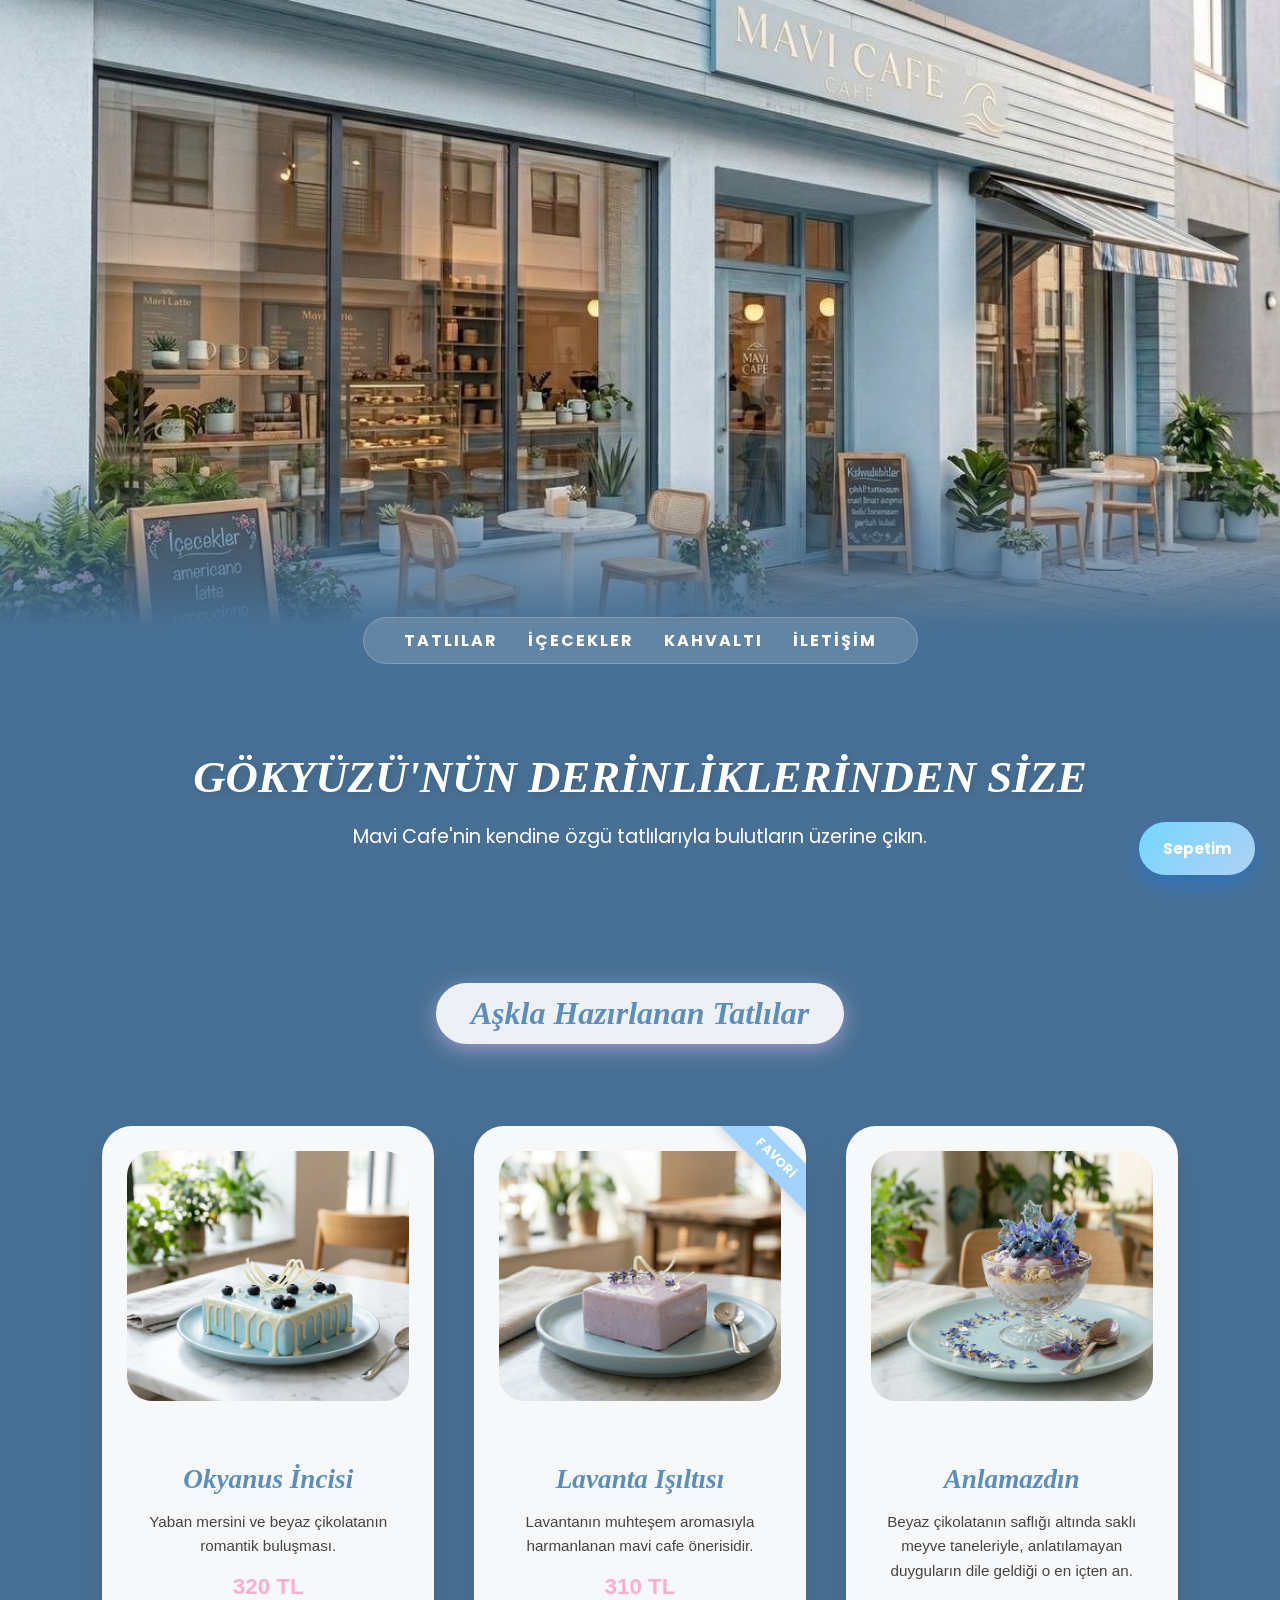
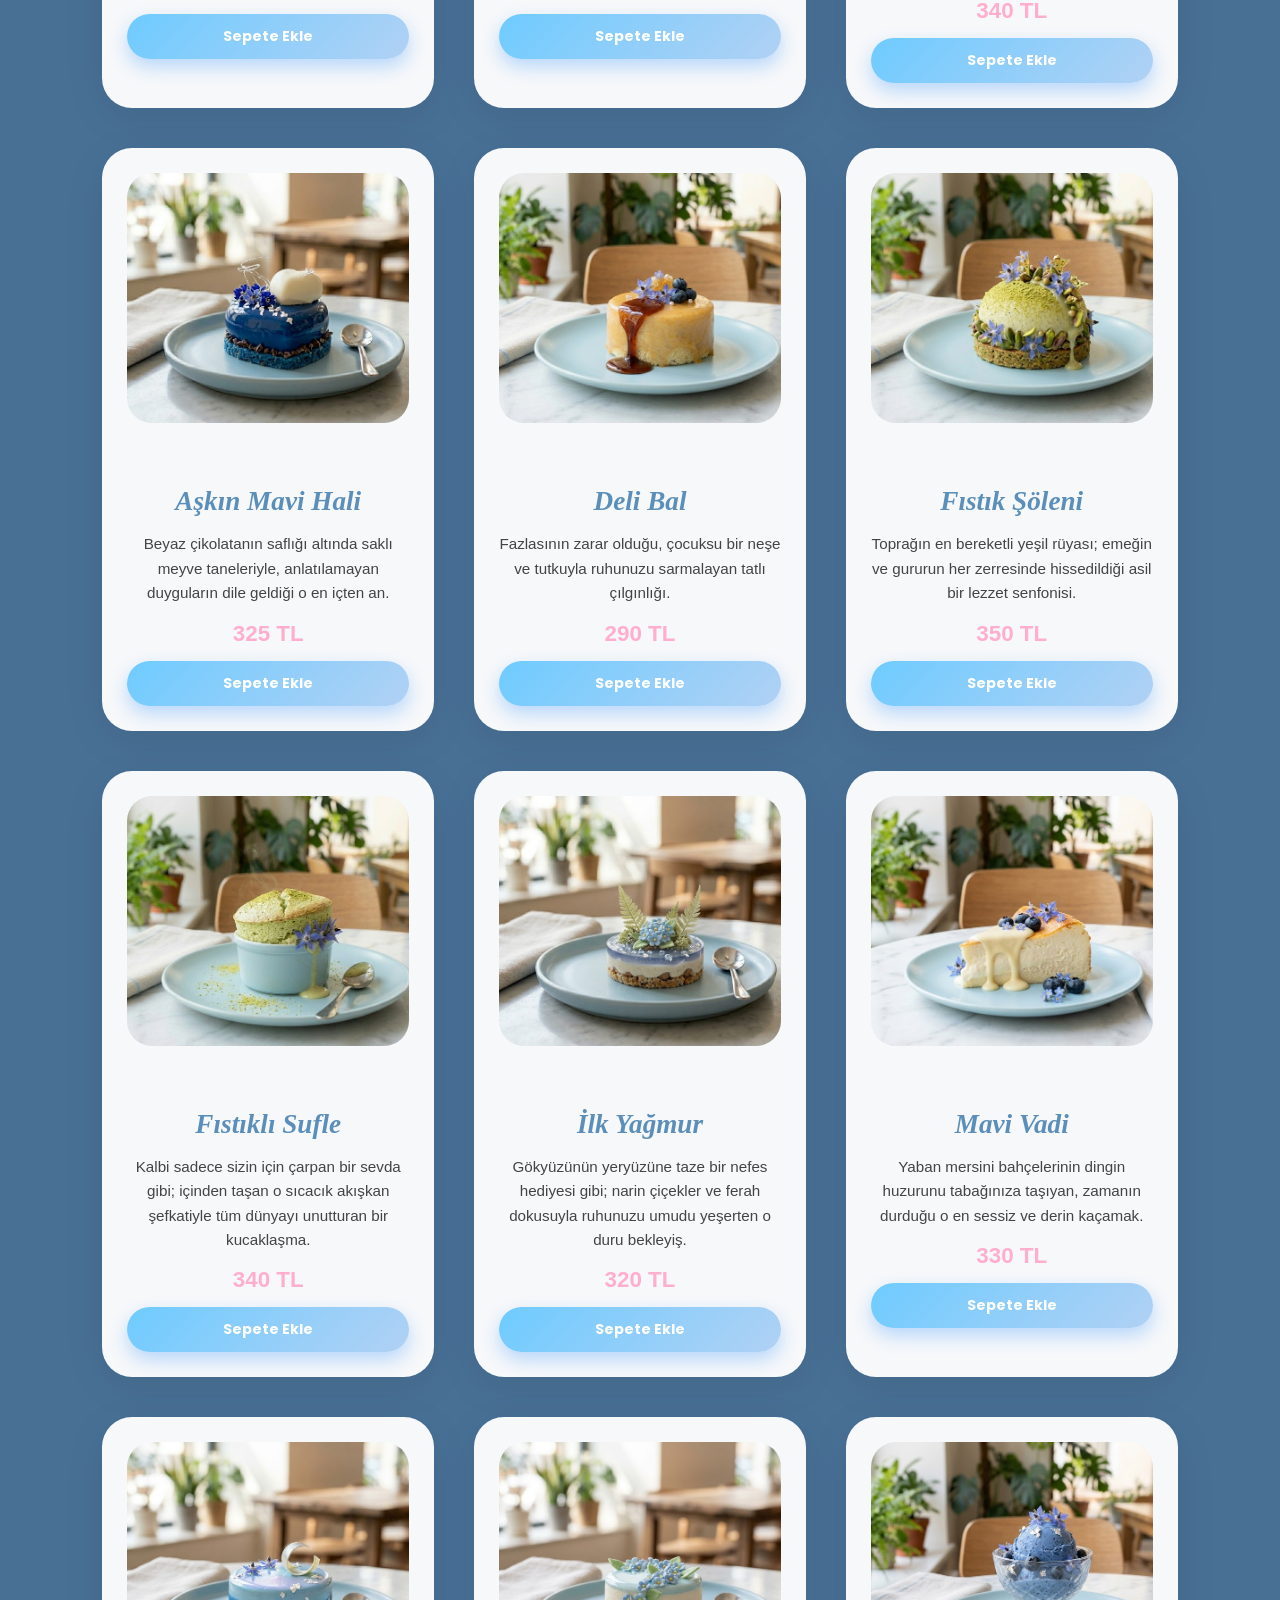
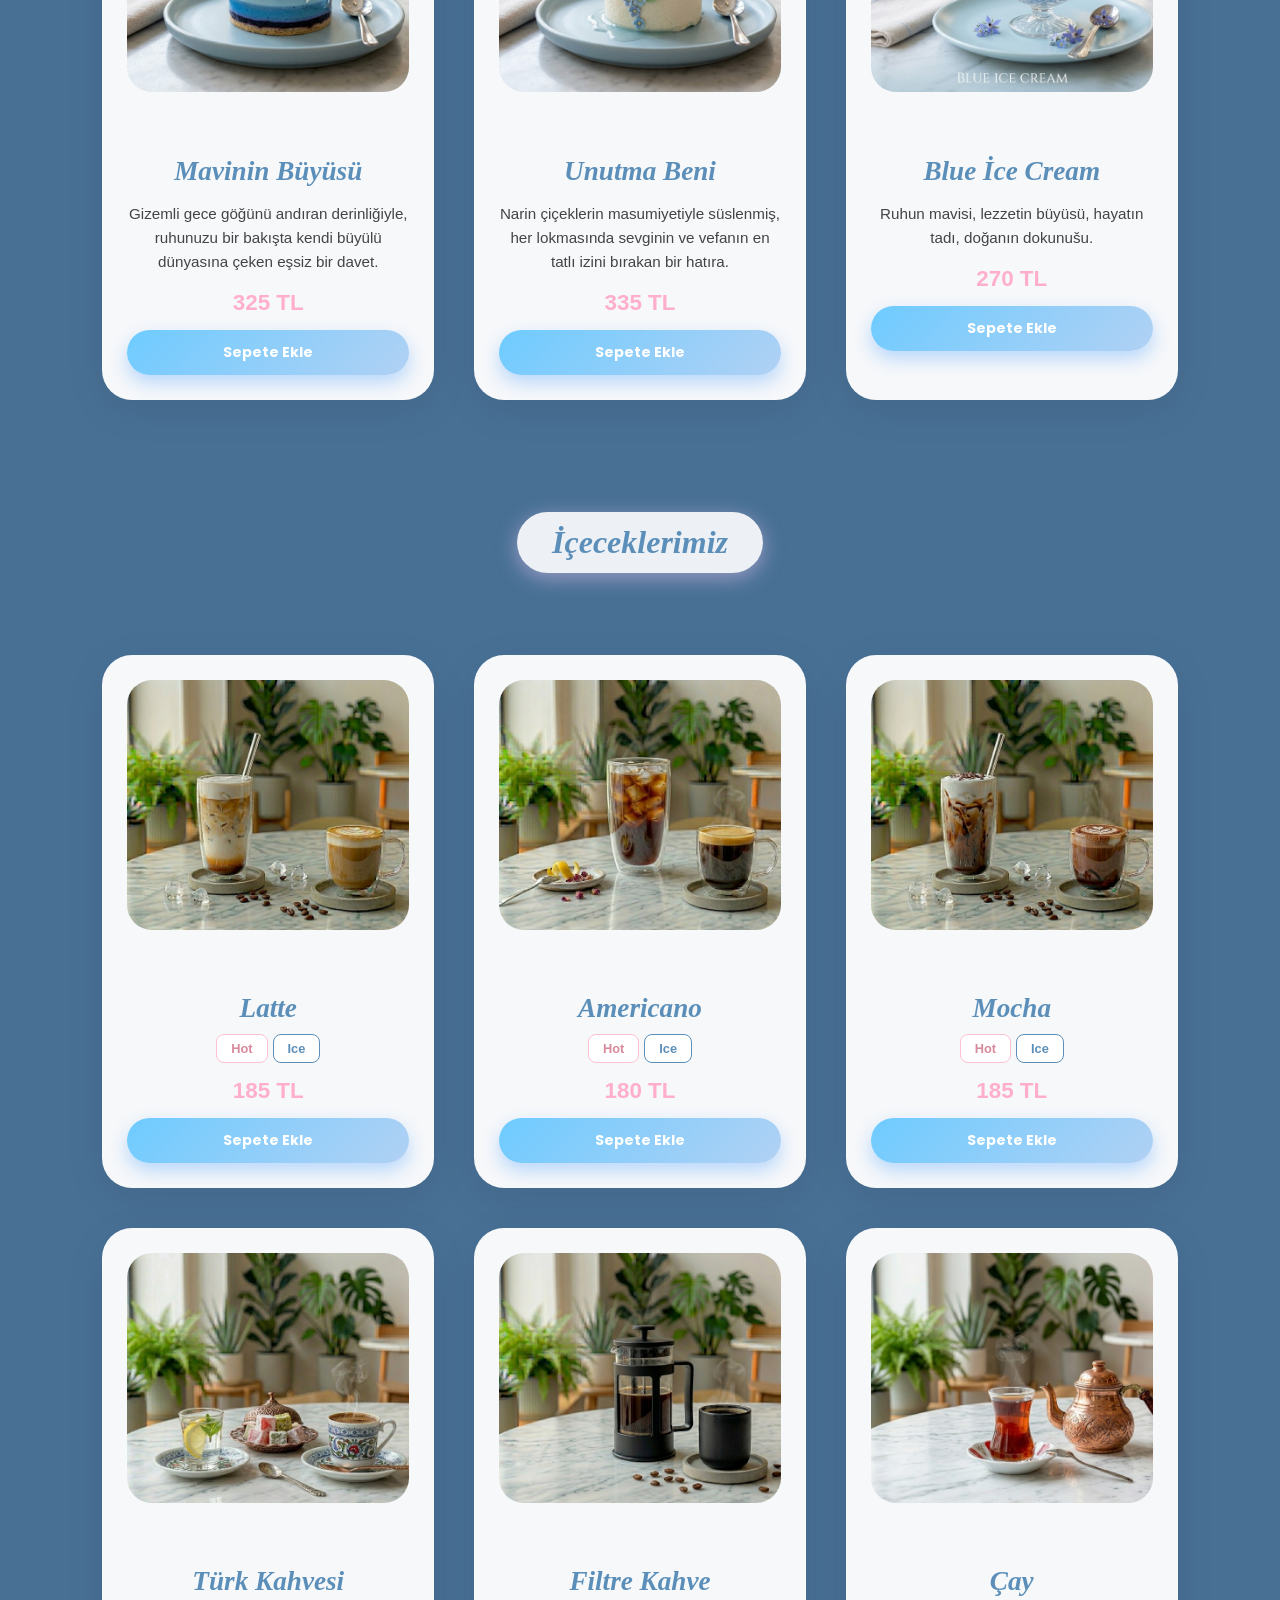
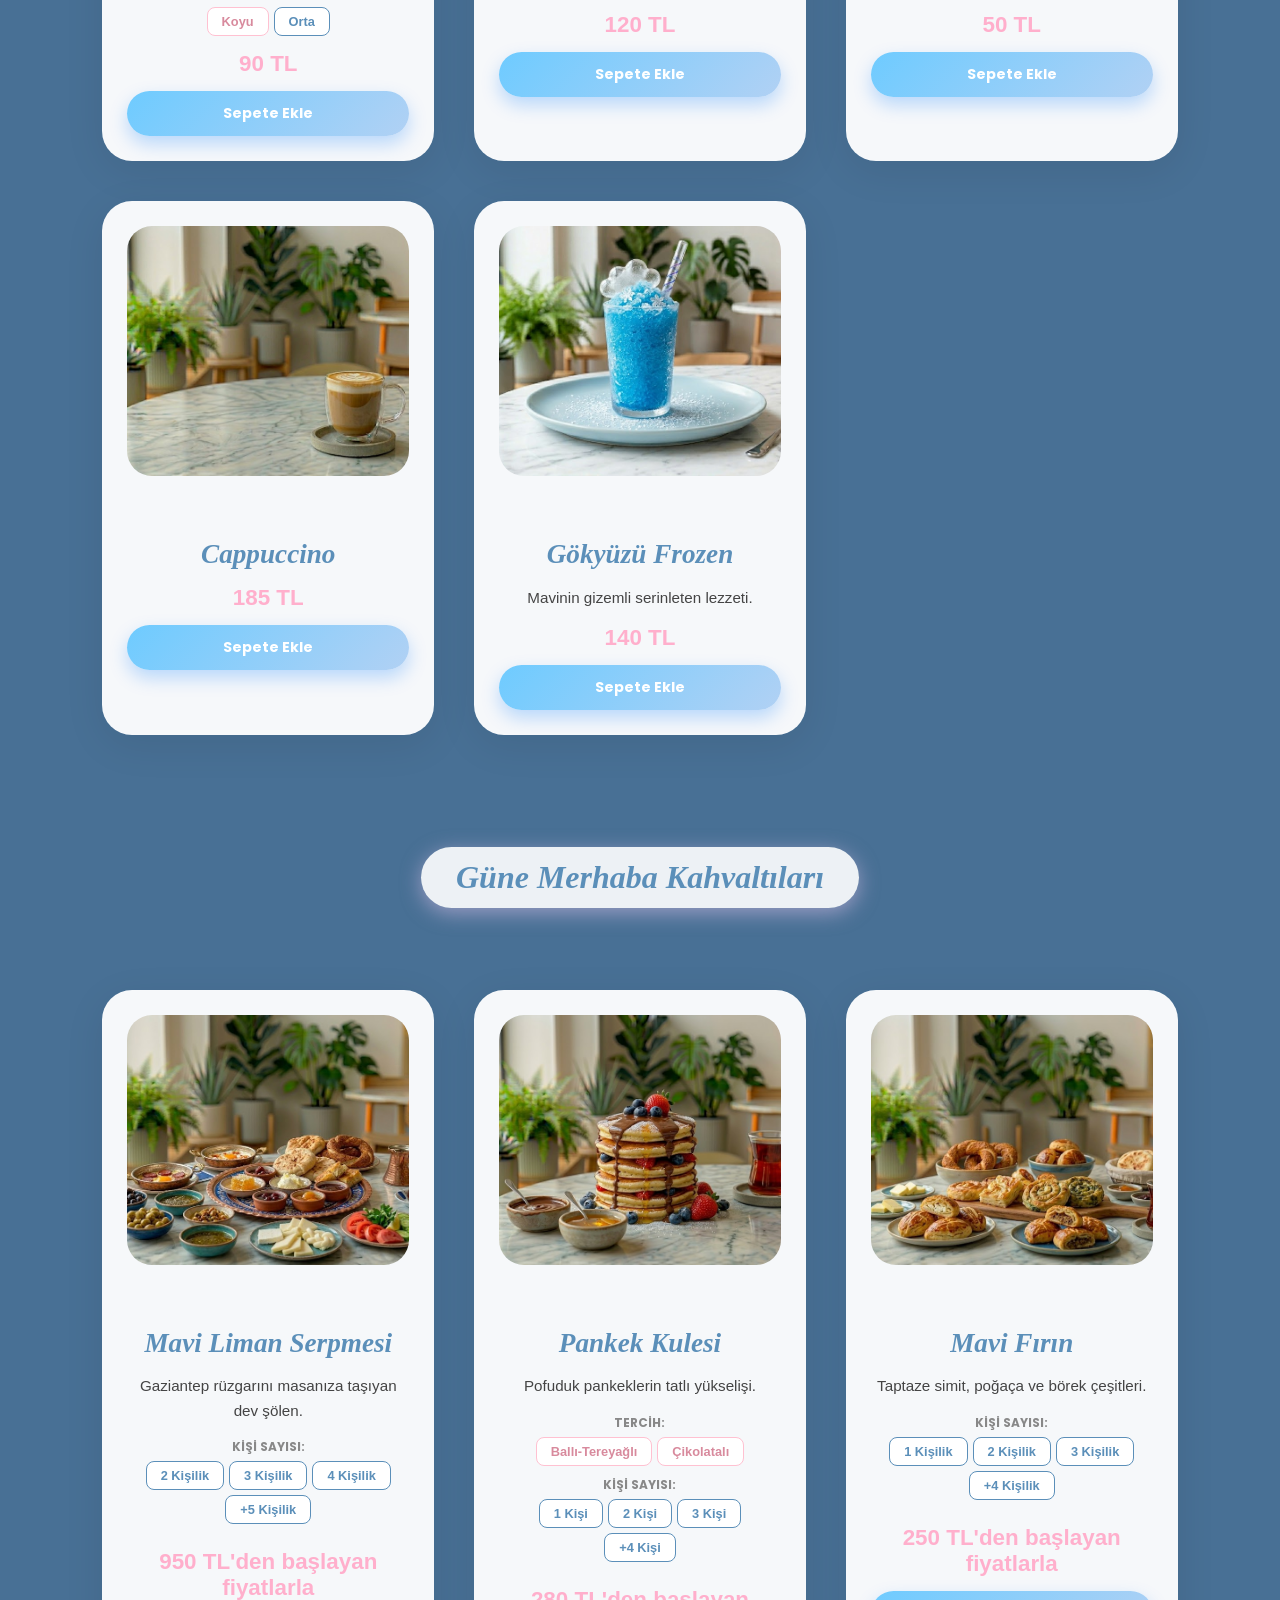
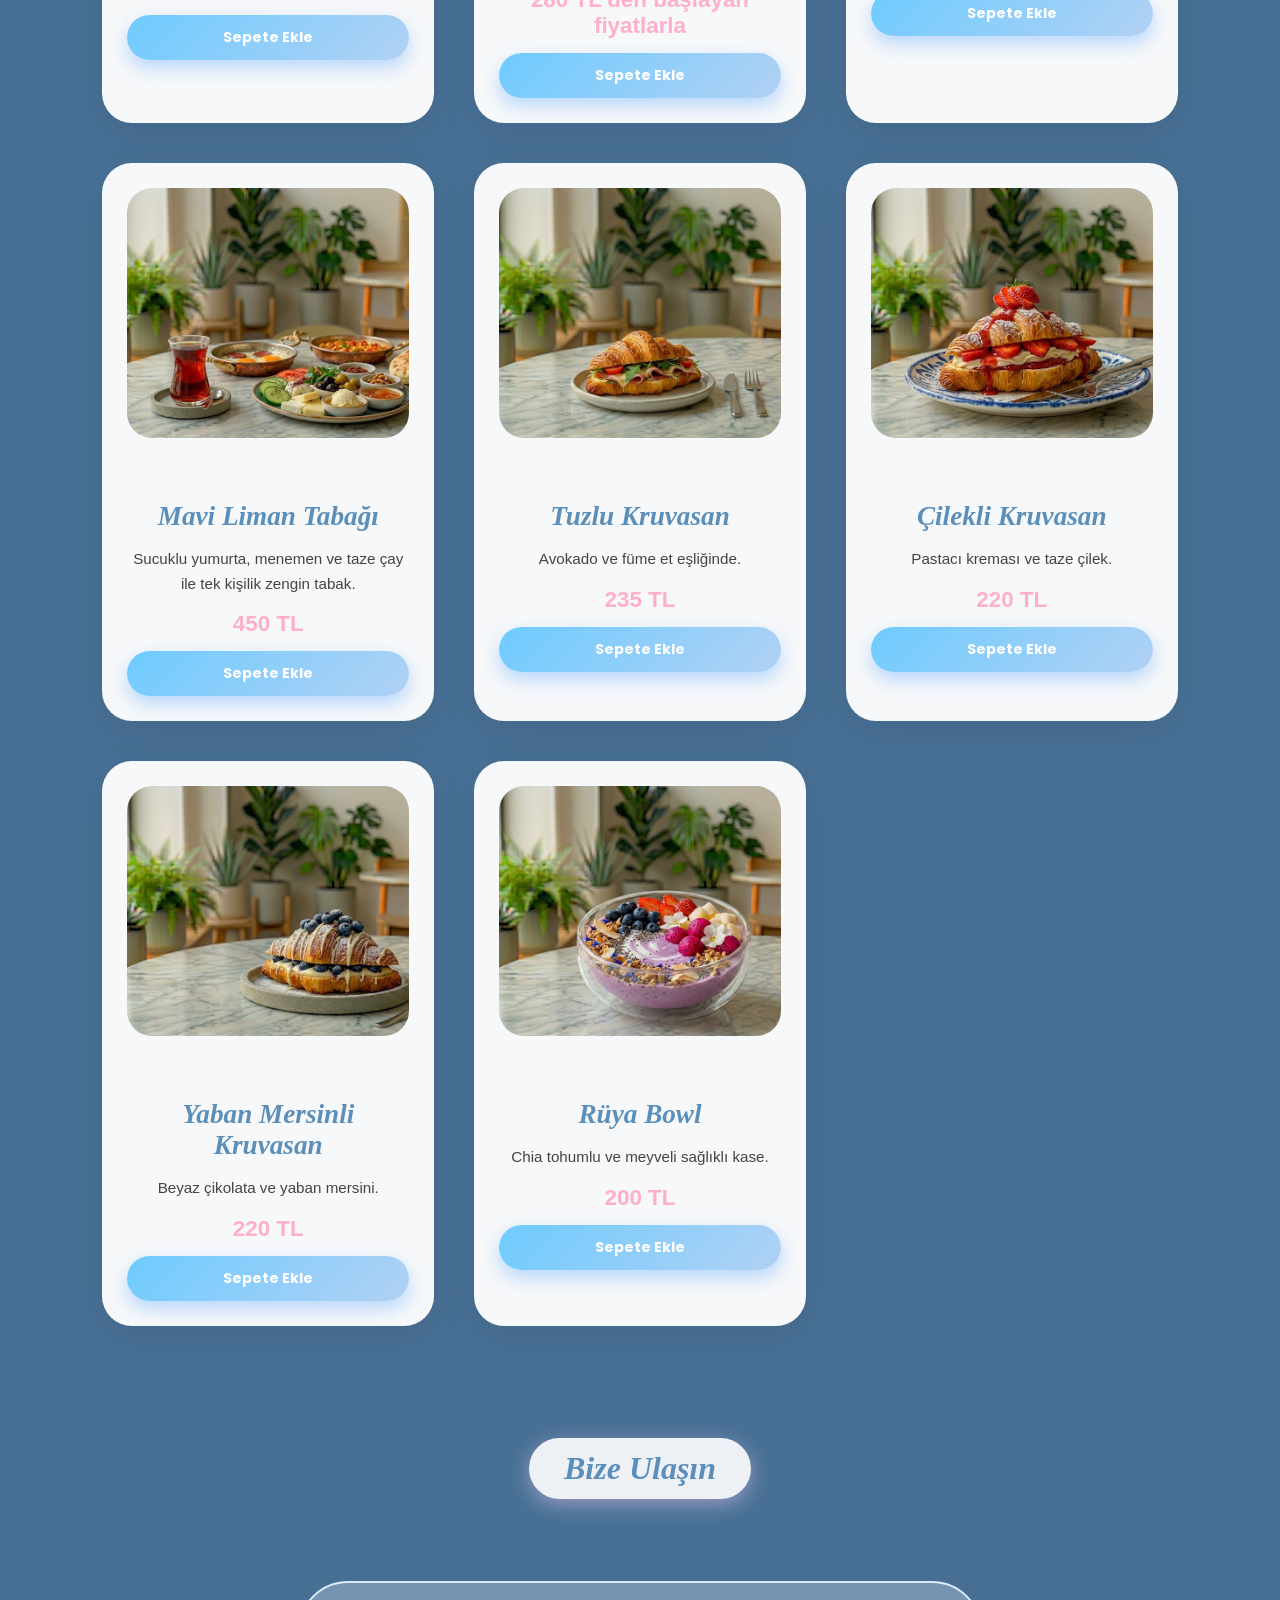
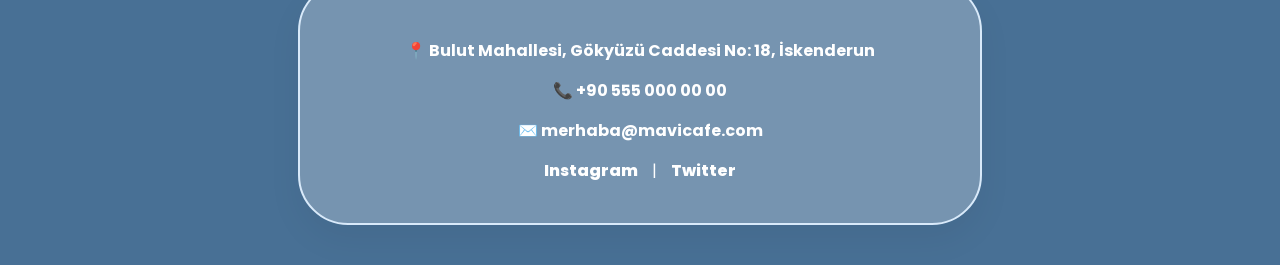
<file: index.html>
<!DOCTYPE html>
<html lang="tr">
<head>
    <meta charset="UTF-8">
    <meta name="viewport" content="width=device-width, initial-scale=1.0">
    <title>Mavi Cafe | Bir Yudum Aşk</title>
    <link rel="stylesheet" href="style.css">
    <link href="https://fonts.googleapis.com/css2?family=Playball&family=Quicksand:wght@600&family=Poppins:wght@400;700&display=swap" rel="stylesheet">
</head>
<body>

    <div class="hero-foto-alan">
        <img src="resim/discafe.jpg" alt="Mavi Cafe Dış Görünüm" class="tam-ekran-foto">
    </div>

    <header>
        <nav>
            <a href="#tatlilar">Tatlılar</a>
            <a href="#icecekler">İçecekler</a>
            <a href="#kahvalti">Kahvaltı</a>
            <a href="#iletisim">İletişim</a>
        </nav>
    </header>

    <section class="hero">
        <h2 id="adminKapisi">GÖKYÜZÜ'NÜN DERİNLİKLERİNDEN SİZE</h2>
        <p class="slogan-alt">Mavi Cafe'nin kendine özgü tatlılarıyla bulutların üzerine çıkın.</p>
    </section>

    <section id="tatlilar" class="container">
        <div class="category-header">
            <h3 class="section-title">Aşkla Hazırlanan Tatlılar</h3>
        </div>
        <div class="menu-grid">
            <div class="card">
                <img src="tatlilar/okyanus incisi.jpg" alt="Okyanus İncisi" class="menu-resim">
                <h4>Okyanus İncisi</h4>
                <p>Yaban mersini ve beyaz çikolatanın romantik buluşması.</p>
                <span class="price">320 TL</span>
                <button class="sepete-ekle" onclick="sepeteEkle('Okyanus İncisi', 320, this)">Sepete Ekle</button>
            </div>

            <div class="card">
                <span class="badge">Favori</span> 
                <img src="tatlilar/lavanta isiltisi.jpg" alt="Lavanta Işıltısı" class="menu-resim">
                <h4>Lavanta Işıltısı</h4>
                <p>Lavantanın muhteşem aromasıyla harmanlanan mavi cafe önerisidir.</p>
                <span class="price">310 TL</span>
                <button class="sepete-ekle" onclick="sepeteEkle('Lavanta Işıltısı', 310, this)">Sepete Ekle</button>
            </div>

            <div class="card">
                <img src="tatlilar/anlamazdin.jpg" alt="anlamazdin" class="menu-resim">
                <h4>Anlamazdın</h4>
                <p>Beyaz çikolatanın saflığı altında saklı meyve taneleriyle, anlatılamayan duyguların dile geldiği o en içten an.</p>
                <span class="price">340 TL</span>
                <button class="sepete-ekle" onclick="sepeteEkle('Anlamazdın', 340, this)">Sepete Ekle</button>
            </div>

            <div class="card">
                <img src="tatlilar/askin mavi hali.jpg" alt="askin mavi hali" class="menu-resim">
                <h4>Aşkın Mavi Hali</h4>
                <p>Beyaz çikolatanın saflığı altında saklı meyve taneleriyle, anlatılamayan duyguların dile geldiği o en içten an.</p>
                <span class="price">325 TL</span>
                <button class="sepete-ekle" onclick="sepeteEkle('Aşkın Mavi Hali', 325, this)">Sepete Ekle</button>
            </div>

            <div class="card">
                <img src="tatlilar/deli bal.jpg" alt="delibal" class="menu-resim">
                <h4>Deli Bal</h4>
                <p>Fazlasının zarar olduğu, çocuksu bir neşe ve tutkuyla ruhunuzu sarmalayan tatlı çılgınlığı.</p>
                <span class="price">290 TL</span>
                <button class="sepete-ekle" onclick="sepeteEkle('Deli Bal', 290, this)">Sepete Ekle</button>
            </div>

            <div class="card">
                <img src="tatlilar/fistik soleni.jpg" alt="fistik soleni" class="menu-resim">
                <h4>Fıstık Şöleni</h4>
                <p>Toprağın en bereketli yeşil rüyası; emeğin ve gururun her zerresinde hissedildiği asil bir lezzet senfonisi.</p>
                <span class="price">350 TL</span>
                <button class="sepete-ekle" onclick="sepeteEkle('Fıstık Şöleni', 350, this)">Sepete Ekle</button>
            </div>

            <div class="card">
                <img src="tatlilar/fistikli sufle.jpg" alt="fistikli sufle" class="menu-resim">
                <h4>Fıstıklı Sufle</h4>
                <p>Kalbi sadece sizin için çarpan bir sevda gibi; içinden taşan o sıcacık akışkan şefkatiyle tüm dünyayı unutturan bir kucaklaşma.</p>
                <span class="price">340 TL</span>
                <button class="sepete-ekle" onclick="sepeteEkle('Fıstıklı Sufle', 340, this)">Sepete Ekle</button>
            </div>

            <div class="card">
                <img src="tatlilar/ilk yagmur.jpg" alt="ilk yagmur" class="menu-resim">
                <h4>İlk Yağmur</h4>
                <p>Gökyüzünün yeryüzüne taze bir nefes hediyesi gibi; narin çiçekler ve ferah dokusuyla ruhunuzu umudu yeşerten o duru bekleyiş.</p>
                <span class="price">320 TL</span>
                <button class="sepete-ekle" onclick="sepeteEkle('İlk Yağmur', 320, this)">Sepete Ekle</button>
            </div>

            <div class="card">
                <img src="tatlilar/mavi vadi.jpg" alt="mavi vadi" class="menu-resim">
                <h4>Mavi Vadi</h4>
                <p>Yaban mersini bahçelerinin dingin huzurunu tabağınıza taşıyan, zamanın durduğu o en sessiz ve derin kaçamak.</p>
                <span class="price">330 TL</span>
                <button class="sepete-ekle" onclick="sepeteEkle('Mavi Vadi', 330, this)">Sepete Ekle</button>
            </div>

            <div class="card">
                <img src="tatlilar/mavinin buyusu.jpg" alt="mavinin buyusu" class="menu-resim">
                <h4>Mavinin Büyüsü</h4>
                <p>Gizemli gece göğünü andıran derinliğiyle, ruhunuzu bir bakışta kendi büyülü dünyasına çeken eşsiz bir davet.</p>
                <span class="price">325 TL</span>
                <button class="sepete-ekle" onclick="sepeteEkle('Mavinin Büyüsü', 325, this)">Sepete Ekle</button>
            </div>

            <div class="card">
                <img src="tatlilar/unutma beni.jpg" alt="unutma beni" class="menu-resim">
                <h4>Unutma Beni</h4>
                <p>Narin çiçeklerin masumiyetiyle süslenmiş, her lokmasında sevginin ve vefanın en tatlı izini bırakan bir hatıra.</p>
                <span class="price">335 TL</span>
                <button class="sepete-ekle" onclick="sepeteEkle('Unutma Beni', 335, this)">Sepete Ekle</button>
            </div>

            <div class="card">
                <img src="tatlilar/mavinin dondurması.jpg" alt="mavinin dondurması" class="menu-resim">
                <h4>Blue İce Cream</h4>
                <p>Ruhun mavisi, lezzetin büyüsü, hayatın tadı, doğanın dokunušu.</p>
                <span class="price">270 TL</span>
                <button class="sepete-ekle" onclick="sepeteEkle('Blue Ice Cream', 270, this)">Sepete Ekle</button>
            </div>
        </div>
    </section>

    <section id="icecekler" class="container">
        <div class="category-header">
            <h3 class="section-title">İçeceklerimiz</h3>
        </div>
        <div class="menu-grid">
            <div class="card">
                <img src="icecekler/latte.jpg" alt="latte" class="menu-resim">
                <h4>Latte</h4>
                <div class="secenek-butonlari">
                    <button type="button" class="btn-hot" onclick="secimYap(this)">Hot</button>
                    <button type="button" class="btn-ice" onclick="secimYap(this)">Ice</button>
                </div>
                <span class="price">185 TL</span>
                <button class="sepete-ekle" onclick="sepeteEkle('Latte', 185, this)">Sepete Ekle</button>
            </div>

            <div class="card">
                <img src="icecekler/americano.jpg" alt="Americano" class="menu-resim">
                <h4>Americano</h4>
                <div class="secenek-butonlari">
                    <button type="button" class="btn-hot" onclick="secimYap(this)">Hot</button>
                    <button type="button" class="btn-ice" onclick="secimYap(this)">Ice</button>
                </div>
                <span class="price">180 TL</span>
                <button class="sepete-ekle" onclick="sepeteEkle('Americano', 180, this)">Sepete Ekle</button>
            </div>

            <div class="card">
                <img src="icecekler/mocha.jpg" alt="mocha" class="menu-resim">
                <h4>Mocha</h4>
                <div class="secenek-butonlari">
                    <button type="button" class="btn-hot" onclick="secimYap(this)">Hot</button>
                    <button type="button" class="btn-ice" onclick="secimYap(this)">Ice</button>
                </div>
                <span class="price">185 TL</span>
                <button class="sepete-ekle" onclick="sepeteEkle('Mocha', 185, this)">Sepete Ekle</button>
            </div>

            <div class="card">
                <img src="icecekler/turk_kahvesi.jpg" alt="turk_kahvesi" class="menu-resim">
                <h4>Türk Kahvesi</h4>
                <div class="secenek-butonlari">
                    <button type="button" class="btn-hot" onclick="secimYap(this)">Koyu</button>
                    <button type="button" class="btn-ice" onclick="secimYap(this)">Orta</button>
                </div>
                <span class="price">90 TL</span>
                <button class="sepete-ekle" onclick="sepeteEkle('Türk Kahvesi', 90, this)">Sepete Ekle</button>
            </div>

            <div class="card">
                <img src="icecekler/filtre_kahve.jpg" alt="filtre_kahve" class="menu-resim">
                <h4>Filtre Kahve</h4>
                <span class="price">120 TL</span>
                <button class="sepete-ekle" onclick="sepeteEkle('Filtre Kahve', 120, this)">Sepete Ekle</button>
            </div>

            <div class="card">
                <img src="icecekler/cay.jpg" alt="cay" class="menu-resim">
                <h4>Çay</h4>
                <span class="price">50 TL</span>
                <button class="sepete-ekle" onclick="sepeteEkle('Çay', 50, this)">Sepete Ekle</button>
            </div>

            <div class="card">
                <img src="icecekler/cappuccino.jpg" alt="cappuccino" class="menu-resim">
                <h4>Cappuccino</h4>
                <span class="price">185 TL</span>
                <button class="sepete-ekle" onclick="sepeteEkle('Cappuccino', 185, this)">Sepete Ekle</button>
            </div>

            <div class="card">
                <img src="icecekler/gokyuzu_frozen.jpg" alt="gokyuzu_frozen" class="menu-resim">
                <h4>Gökyüzü Frozen</h4>
                <p>Mavinin gizemli serinleten lezzeti.</p>
                <span class="price">140 TL</span>
                <button class="sepete-ekle" onclick="sepeteEkle('Gökyüzü Frozen', 140, this)">Sepete Ekle</button>
            </div>
        </div>
    </section>

    <section id="kahvalti" class="container">
        <div class="category-header">
            <h3 class="section-title">Güne Merhaba Kahvaltıları</h3>
        </div>
        <div class="menu-grid">
            <div class="card" data-baz-fiyat="475">
                <img src="kahvalti/serpme.jpg" alt="Mavi Liman Serpmesi" class="menu-resim">
                <h4>Mavi Liman Serpmesi</h4>
                <p>Gaziantep rüzgarını masanıza taşıyan dev şölen.</p>
                <div class="secenekler-grup">
                    <span>Kişi Sayısı:</span>
                    <div class="secenek-butonlari">
                        <button type="button" class="btn-secenek" onclick="secimYap(this)" data-carpan="2">2 Kişilik</button>
                        <button type="button" class="btn-secenek" onclick="secimYap(this)" data-carpan="3">3 Kişilik</button>
                        <button type="button" class="btn-secenek" onclick="secimYap(this)" data-carpan="4">4 Kişilik</button>
                        <button type="button" class="btn-secenek" onclick="secimYap(this)" data-carpan="5">+5 Kişilik</button>
                    </div>
                </div>
                <span class="price">950 TL'den başlayan fiyatlarla</span>
                <button class="sepete-ekle" onclick="sepeteEkle('Mavi Liman Serpmesi', 950, this)">Sepete Ekle</button>
            </div>

            <div class="card" data-baz-fiyat="280">
                <img src="kahvalti/pankek.jpg" alt="Pankek Kulesi" class="menu-resim">
                <h4>Pankek Kulesi</h4>
                <p>Pofuduk pankeklerin tatlı yükselişi.</p>
                <div class="secenekler-grup">
                    <span>Tercih:</span>
                    <div class="secenek-butonlari">
                        <button type="button" class="btn-hot" onclick="secimYap(this)">Ballı-Tereyağlı</button>
                        <button type="button" class="btn-hot" onclick="secimYap(this)">Çikolatalı</button>
                    </div>
                    <span>Kişi Sayısı:</span>
                    <div class="secenek-butonlari">
                        <button type="button" class="btn-secenek" onclick="secimYap(this)" data-carpan="1">1 Kişi</button>
                        <button type="button" class="btn-secenek" onclick="secimYap(this)" data-carpan="2">2 Kişi</button>
                        <button type="button" class="btn-secenek" onclick="secimYap(this)" data-carpan="3">3 Kişi</button>
                        <button type="button" class="btn-secenek" onclick="secimYap(this)" data-carpan="4">+4 Kişi</button>
                    </div>
                </div>
                <span class="price">280 TL'den başlayan fiyatlarla</span>
                <button class="sepete-ekle" onclick="sepeteEkle('Pankek Kulesi', 280, this)">Sepete Ekle</button>
            </div>

            <div class="card" data-baz-fiyat="250">
                <img src="kahvalti/firin.jpg" alt="Mavi Fırın" class="menu-resim">
                <h4>Mavi Fırın</h4>
                <p>Taptaze simit, poğaça ve börek çeşitleri.</p>
                <div class="secenekler-grup">
                    <span>Kişi Sayısı:</span>
                    <div class="secenek-butonlari">
                        <button type="button" class="btn-secenek" onclick="secimYap(this)" data-carpan="1">1 Kişilik</button>
                        <button type="button" class="btn-secenek" onclick="secimYap(this)" data-carpan="2">2 Kişilik</button>
                        <button type="button" class="btn-secenek" onclick="secimYap(this)" data-carpan="3">3 Kişilik</button>
                        <button type="button" class="btn-secenek" onclick="secimYap(this)" data-carpan="4">+4 Kişilik</button>
                    </div>
                </div>
                <span class="price">250 TL'den başlayan fiyatlarla</span>
                <button class="sepete-ekle" onclick="sepeteEkle('Mavi Fırın', 250, this)">Sepete Ekle</button>
            </div>

            <div class="card">
                <img src="kahvalti/limantabak.jpg" alt="Mavi Liman Tabağı" class="menu-resim">
                <h4>Mavi Liman Tabağı</h4>
                <p>Sucuklu yumurta, menemen ve taze çay ile tek kişilik zengin tabak.</p>
                <span class="price">450 TL</span>
                <button class="sepete-ekle" onclick="sepeteEkle('Mavi Liman Tabağı', 450, this)">Sepete Ekle</button>
            </div>

            <div class="card">
                <img src="kahvalti/tuzlukruvasan.jpg" alt="Tuzlu" class="menu-resim">
                <h4>Tuzlu Kruvasan</h4>
                <p>Avokado ve füme et eşliğinde.</p>
                <span class="price">235 TL</span>
                <button class="sepete-ekle" onclick="sepeteEkle('Tuzlu Kruvasan', 235, this)">Sepete Ekle</button>
            </div>

            <div class="card">
                <img src="kahvalti/cileklikruvasan.jpg" alt="Çilekli" class="menu-resim">
                <h4>Çilekli Kruvasan</h4>
                <p>Pastacı kreması ve taze çilek.</p>
                <span class="price">220 TL</span>
                <button class="sepete-ekle" onclick="sepeteEkle('Çilekli Kruvasan', 220, this)">Sepete Ekle</button>
            </div>

            <div class="card">
                <img src="kahvalti/yabanmersinlikruvasan.jpg" alt="Yaban Mersinli" class="menu-resim">
                <h4>Yaban Mersinli Kruvasan</h4>
                <p>Beyaz çikolata ve yaban mersini.</p>
                <span class="price">220 TL</span>
                <button class="sepete-ekle" onclick="sepeteEkle('Yaban Mersinli Kruvasan', 220, this)">Sepete Ekle</button>
            </div>

            <div class="card">
                <img src="kahvalti/bowl.jpg" alt="Rüya Bowl" class="menu-resim">
                <h4>Rüya Bowl</h4>
                <p>Chia tohumlu ve meyveli sağlıklı kase.</p>
                <span class="price">200 TL</span>
                <button class="sepete-ekle" onclick="sepeteEkle('Rüya Bowl', 200, this)">Sepete Ekle</button>
            </div>
        </div>
    </section>

    <section id="iletisim" class="container">
        <div class="category-header">
            <h3 class="section-title">Bize Ulaşın</h3>
        </div>
        <div class="contact-cloud">
            <p>📍 Bulut Mahallesi, Gökyüzü Caddesi No: 18, İskenderun</p>
            <p>📞 +90 555 000 00 00</p>
            <p>✉️ merhaba@mavicafe.com</p>
            <div class="social-links">
                <a href="#">Instagram</a> | <a href="#">Twitter</a>
            </div>
        </div>
    </section>

    <div class="sepet-panel">
        <button onclick="sepetiAc()">Sepetim</button>
    </div>

    <div id="sepetModal" class="sepet-modal">
        <div class="sepet-icerik">
            <h2>Sepetim</h2>
            <ul id="sepetListesi"></ul>
            <h3 id="toplamTutar">Toplam: 0 TL</h3>
            
            <textarea id="siparisNotu" placeholder="Sipariş notu yazın..."></textarea>

            <div class="sepet-masa-secim">
                <label for="masaSec">Lütfen Masanızı Seçin:</label>
                <select id="masaSec">
                    <option value="">Masa Seçiniz</option>
                    <option value="1">Masa 1</option>
                    <option value="2">Masa 2</option>
                    <option value="3">Masa 3</option>
                    <option value="4">Masa 4</option>
                    <option value="5">Masa 5</option>
                    <option value="6">Masa 6</option>
                    <option value="7">Masa 7</option>
                    <option value="8">Masa 8</option>
                    <option value="10">Masa 10</option>
                </select>
            </div>

            <div class="sepet-buton-grubu">
                <button onclick="siparisiGonder()" class="btn-sepet-aksiyon">Siparişi Gönder</button>
                <button onclick="hesapIste()" class="btn-sepet-aksiyon btn-hesap-iste">Hesap İste</button>
                <button onclick="sepetiKapat()" class="btn-sepet-aksiyon btn-kapat">Kapat</button>
            </div>
        </div>
    </div>

<script>
let sepet = [];

// Seçim yapıldığında butonların active olmasını sağlayan fonksiyon
function secimYap(btn) {
    const ebeveyn = btn.parentElement;
    ebeveyn.querySelectorAll("button").forEach(b => b.classList.remove("active"));
    btn.classList.add("active");
}

// Gelişmiş Dinamik Sepete Ekleme Fonksiyonu (YENİ BİLDİRİM SİSTEMLİ)
function sepeteEkle(ad, varsayilanFiyat, butonElement){
    let secilenOzellikler = [];
    let nihaiFiyat = varsayilanFiyat;

    if (butonElement) {
        const kart = butonElement.closest(".card");
        if (kart) {
            const aktifButonlar = kart.querySelectorAll("button.active");
            let bazFiyat = kart.getAttribute("data-baz-fiyat");

            aktifButonlar.forEach(b => {
                secilenOzellikler.push(b.innerText);
                
                let carpan = b.getAttribute("data-carpan");
                if (bazFiyat && carpan) {
                    nihaiFiyat = Number(bazFiyat) * Number(carpan);
                }
            });
            
            // ESKİ ALERT YERİNE: Kişi sayısı seçilmediğinde de yeni mavi bildirim devrede!
            if (bazFiyat && aktifButonlar.length === 0 && kart.querySelectorAll(".secenek-butonlari button[data-carpan]").length > 0) {
                bildirimGoster("Lütfen kişi sayısını seçiniz!");
                return;
            }
        }
    }

    let nihaiUrunAdi = ad;
    if (secilenOzellikler.length > 0) {
        nihaiUrunAdi = `${ad} (${secilenOzellikler.join(" - ")})`;
    }

    sepet.push({
        ad: nihaiUrunAdi,
        fiyat: nihaiFiyat
    });

    bildirimGoster("Seçiminiz sepete eklendi");
    
    if (butonElement) {
        const kart = butonElement.closest(".card");
        if(kart) {
            kart.querySelectorAll("button.active").forEach(b => b.classList.remove("active"));
        }
    }
}

// Yeni Bildirim Oluşturma ve Kendi Kendine Silme Fonksiyonu (Mavi Bulut)
function bildirimGoster(mesaj) {
    let eskiBildirim = document.querySelector(".sepet-bildirim");
    if(eskiBildirim) { eskiBildirim.remove(); }

    const toast = document.createElement("div");
    toast.className = "sepet-bildirim";
    toast.innerText = mesaj;
    document.body.appendChild(toast);

    setTimeout(() => {
        toast.classList.add("goster");
    }, 50);

    setTimeout(() => {
        toast.classList.remove("goster");
        setTimeout(() => { toast.remove(); }, 400);
    }, 2500); // Kullanıcı rahat okusun diye süreyi 2.5 saniyeye çektim
}

function sepetiAc(){
    const liste = document.getElementById("sepetListesi");
    const toplamYazi = document.getElementById("toplamTutar");
    liste.innerHTML = "";
    let toplam = 0;

    sepet.forEach((u)=>{
        toplam += u.fiyat;
        liste.innerHTML += `<li>${u.ad} - ${u.fiyat} TL</li>`;
    });

    toplamYazi.innerText = "Toplam: " + toplam + " TL";
    document.getElementById("sepetModal").style.display = "block";
}

function sepetiKapat(){
    document.getElementById("sepetModal").style.display = "none";
}

function siparisiGonder(){
    const masa = document.getElementById("masaSec").value;
    
    // ESKİ ALERT YERİNE MAVİ BİLDİRİM
    if(!masa){
        bildirimGoster("Lütfen önce masanızı seçin!");
        return;
    }
    if(sepet.length === 0) {
        bildirimGoster("Sepetiniz boş, sipariş gönderilemez!");
        return;
    }

    const not = document.getElementById("siparisNotu").value;
    let siparisler = JSON.parse(localStorage.getItem("siparisler")) || {};
    const simdi = new Date();
    const saatMetni = simdi.getHours().toString().padStart(2, '0') + ":" + simdi.getMinutes().toString().padStart(2, '0');

    siparisler[masa] = {
        masa: masa,
        urunler: sepet,
        not: not,
        zaman: saatMetni,
        tip: "siparis"
    };

    localStorage.setItem("siparisler", JSON.stringify(siparisler));
    
    // ESKİ ALERT YERİNE MAVİ BİLDİRİM
    bildirimGoster("Siparişiniz başarıyla gönderildi!");
    
    sepet = [];
    document.getElementById("siparisNotu").value = "";
    document.getElementById("masaSec").value = "";
    sepetiKapat();
}

function hesapIste() {
    const masa = document.getElementById("masaSec").value;
    
    // ESKİ ALERT YERİNE MAVİ BİLDİRİM
    if(!masa){
        bildirimGoster("Lütfen önce masa numaranızı seçin!");
        return;
    }

    let siparisler = JSON.parse(localStorage.getItem("siparisler")) || {};
    const simdi = new Date();
    const saatMetni = simdi.getHours().toString().padStart(2, '0') + ":" + simdi.getMinutes().toString().padStart(2, '0');

    let mevcutUrunler = siparisler[masa] ? siparisler[masa].urunler : [];
    let mevcutNot = siparisler[masa] ? siparisler[masa].not : "Sadece hesap istiyor.";

    siparisler[masa] = {
        masa: masa,
        urunler: mevcutUrunler,
        not: mevcutNot,
        zaman: saatMetni,
        tip: "hesap"
    };

    localStorage.setItem("siparisler", JSON.stringify(siparisler));
    
    // ESKİ ALERT YERİNE MAVİ BİLDİRİM
    bildirimGoster("Hesap isteğiniz garsona iletildi!");
    
    sepet = [];
    document.getElementById("masaSec").value = "";
    sepetiKapat();
}
</script>

<script>
// Admin Giriş Kapısı (Slogana 3 Saniye Basılı Tutma)
document.addEventListener("DOMContentLoaded", function(){
    const adminKapisi = document.getElementById("adminKapisi");
    let adminTimer;

    adminKapisi.addEventListener("mousedown", function(){
        adminTimer = setTimeout(function(){
            window.location.href = "admin.html";
        }, 3000);
    });
    adminKapisi.addEventListener("mouseup", function(){ clearTimeout(adminTimer); });
    adminKapisi.addEventListener("mouseleave", function(){ clearTimeout(adminTimer); });

    adminKapisi.addEventListener("touchstart", function(){
        adminTimer = setTimeout(function(){
            window.location.href = "admin.html";
        }, 3000);
    });
    adminKapisi.addEventListener("touchend", function(){ clearTimeout(adminTimer); });
});
</script>
</body>
</html>
</file>
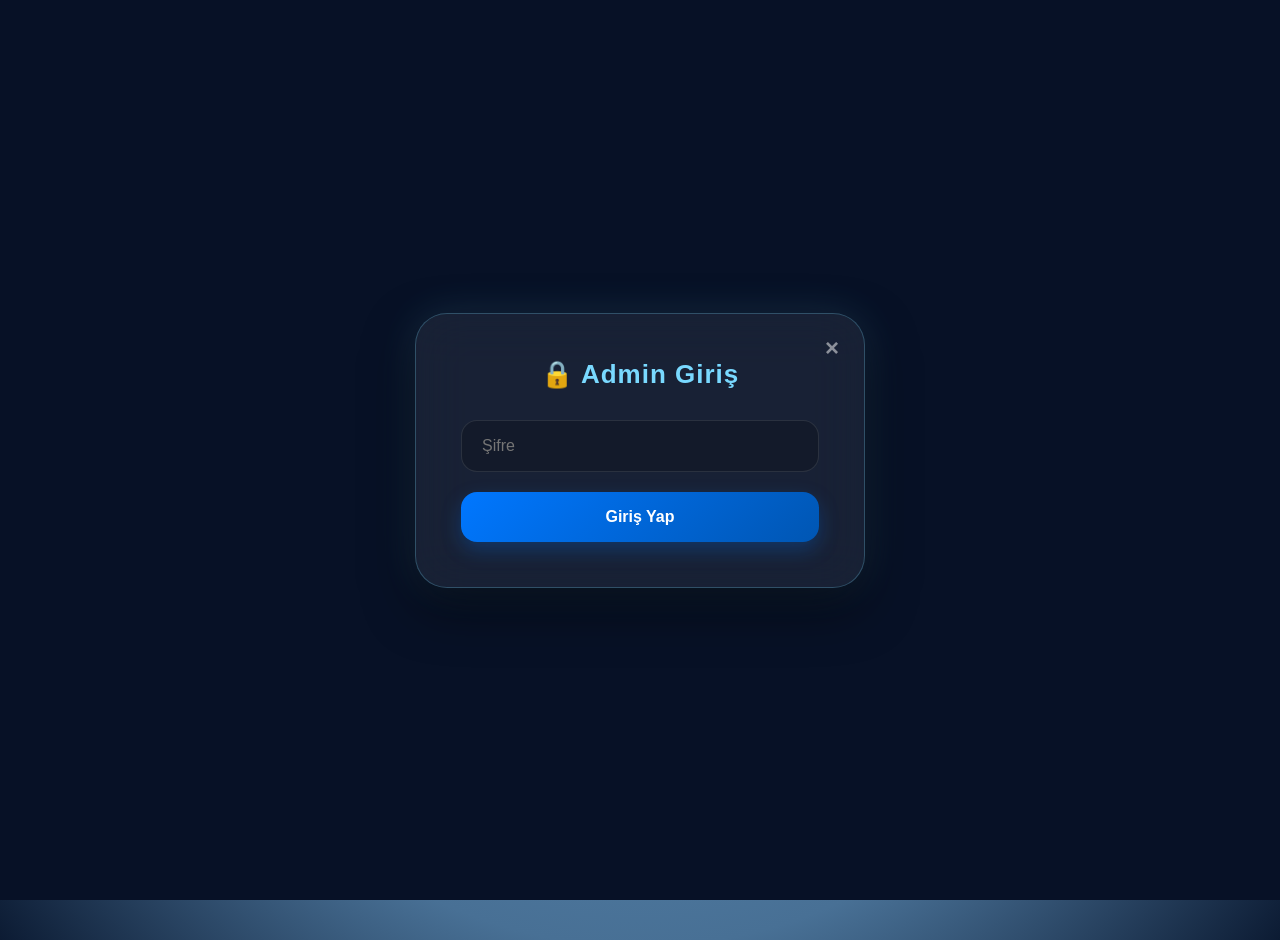
<file: admin.html>
<!DOCTYPE html>
<html lang="tr">
<head>
    <meta charset="UTF-8">
    <meta name="viewport" content="width=device-width, initial-scale=1.0">
    <title>Mavi Cafe Admin</title>
    <style>
       /* ==========================================================================
   DİNAMİK VE CANLI ADMİN ARKA PLANI
   ========================================================================== */
body {
    margin: 0;
    /* Düz koyu lacivert yerine, ana sayfanın rengiyle uyumlu, derinlik katılmış canlı bir geçiş */
    background: radial-gradient(circle at center, #5b8fb9 0%, #487095 60%, #0c1b33 100%);
    color: white;
    font-family: 'Poppins', sans-serif;
    padding: 20px;
    min-height: 100vh;
}

/* 🔒 PROFESYONEL VE GENİŞ ADMİN GİRİŞ EKRANI */
        .giris-ekrani {
            position: fixed;
            inset: 0;
            background: #071126;
            display: flex;
            align-items: center;
            justify-content: center;
            z-index: 9999;
        }

/* ==========================================================================
   NEON IŞIKLI VE CAM EFEKTLİ GİRİŞ KUTUSU
   ========================================================================== */
.giris-kutu {
    width: 450px;
    padding: 45px;
    border-radius: 32px;
    /* Kutunun içini hafif beyaz-mavi bir cam parıltısına çevirdik */
    background: rgba(255, 255, 255, 0.07); 
    border: 1px solid rgba(121, 217, 255, 0.25); /* İnce mavi parıltılı kenarlık */
    backdrop-filter: blur(25px);
    -webkit-backdrop-filter: blur(25px);
    
    /* SİHİRLİ DOKUNUŞ: Kutunun etrafına çok asil, hafifçe yayılan neon mavi bir ışık dalgası ekledik */
    box-shadow: 0 20px 50px rgba(0, 0, 0, 0.5), 
                0 0 40px rgba(121, 217, 255, 0.15); 
                
    text-align: center;
    position: relative;
    box-sizing: border-box;
}


        .giris-kapat {
            position: absolute;
            top: 20px;
            right: 25px;
            font-size: 24px;
            color: rgba(255, 255, 255, 0.5);
            cursor: pointer;
            transition: color 0.2s;
            font-weight: bold;
        }
        .giris-kapat:hover { color: #ff5252; }

        .giris-kutu h2 { 
            margin-top: 0; 
            margin-bottom: 25px;
            color: #79d9ff; 
            font-size: 26px;
            letter-spacing: 1px;
        }

        .giris-kutu input {
            width: 100%;
            padding: 16px 20px;
            margin-top: 5px;
            margin-bottom: 20px;
            border: 1px solid rgba(255, 255, 255, 0.1);
            border-radius: 16px;
            background: rgba(0, 0, 0, 0.2);
            color: white;
            font-size: 16px;
            outline: none;
            box-sizing: border-box;
            transition: all 0.3s ease;
        }

        .giris-kutu input:focus {
            border-color: #0077ff;
            box-shadow: 0 0 10px rgba(0, 119, 255, 0.3);
        }

        .giris-kutu button {
            width: 100%;
            padding: 16px;
            border: none;
            border-radius: 16px;
            background: linear-gradient(135deg, #0077ff, #0056b3);
            color: white;
            font-size: 16px;
            font-weight: 700;
            cursor: pointer;
            box-shadow: 0 8px 20px rgba(0, 119, 255, 0.25);
            transition: all 0.3s ease;
        }

        .giris-kutu button:hover {
            background: linear-gradient(135deg, #0088ff, #0066cc);
            transform: translateY(-2px);
            box-shadow: 0 10px 25px rgba(0, 119, 255, 0.4);
        }

        .giris-kutu button:active {
            transform: translateY(0);
        }

        /* PANEL ANA YAPISI */
        .admin-container {
            max-width: 1200px;
            margin: 0 auto;
            padding: 10px;
        }

        /* Üst Bar: Başlık ve Çıkış Butonu */
        .ust-bar {
            display: flex;
            justify-content: space-between;
            align-items: center;
            border-bottom: 2px solid rgba(121, 217, 255, 0.2);
            padding-bottom: 15px;
            margin-bottom: 25px;
        }

        .ust-bar h1 {
            font-size: 36px;
            margin: 0;
            color: #79d9ff;
        }

        .btn-cikis {
            padding: 10px 20px;
            border: 2px solid #ff5252;
            border-radius: 14px;
            background: transparent;
            color: #ff5252;
            font-weight: bold;
            font-family: 'Poppins', sans-serif;
            cursor: pointer;
            transition: all 0.3s ease;
        }
        .btn-cikis:hover {
            background: #ff5252;
            color: white;
            box-shadow: 0 0 15px rgba(255, 82, 82, 0.4);
        }

        /* MASALAR ALANI */
        .masalar-bolumu { margin-bottom: 40px; }
        .masalar-bolumu h2 { color: #79d9ff; font-size: 22px; margin-bottom: 15px; }
        
        #masalarGrid {
            display: grid;
            grid-template-columns: repeat(auto-fit, minmax(200px, 1fr));
            gap: 20px;
        }
        .masa-kart {
            background: #111a44;
            border-radius: 18px;
            padding: 12px;
            text-align: center;
            border: 1px solid rgba(255, 255, 255, 0.05);
        }
        .masa-kart img {
            width: 100%;
            height: 120px;
            object-fit: cover;
            border-radius: 12px;
            background: #1d2a5c;
        }
        .masa-kart h4 { margin: 10px 0 5px 0; font-size: 18px; }
        
        .durum-yazisi { font-weight: bold; font-size: 14px; }
        
        /* Renk Durumları */
        .bos { color: #6eff6e; }
        .siparis-var { color: orange; }
        .hesap-istiyor { color: #ff5252; font-weight: 800; }

        /* SİPARİŞ KARTLARI */
        #siparisler {
            display: grid;
            grid-template-columns: repeat(auto-fit, minmax(320px, 1fr));
            gap: 20px;
        }

        .siparis-kart {
            background: rgba(255, 255, 255, .08);
            border: 1px solid rgba(255, 255, 255, .1);
            border-radius: 28px;
            padding: 22px;
            backdrop-filter: blur(14px);
            box-shadow: 0 10px 30px rgba(0, 0, 0, .35);
            display: flex;
            flex-direction: column;
            justify-content: space-between;
        }

        .siparis-kart.hesap-kart-border {
            border: 1px solid #ff5252;
            box-shadow: 0 0 15px rgba(255, 82, 82, 0.2);
        }

        .siparis-kart h2 { margin-top: 0; color: #79d9ff; }
        .siparis-kart ul { padding-left: 20px; margin: 10px 0; }
        .siparis-kart li { margin-bottom: 8px; }

        .not {
            margin-top: 10px;
            padding: 12px;
            border-radius: 14px;
            background: rgba(255, 255, 255, .07);
            font-size: 14px;
        }

        .zaman { margin-top: 10px; font-size: 13px; opacity: .7; margin-bottom: 15px; }

        .onay-btn {
            padding: 12px;
            border: none;
            border-radius: 14px;
            background: #111a44;
            color: white;
            font-weight: bold;
            cursor: pointer;
            transition: background 0.2s;
            width: 100%;
        }
        .onay-btn:hover { background: #111a44; }
        
        .onay-btn.btn-hesap-kapat {
            background: #ff5252;
        }
        .onay-btn.btn-hesap-kapat:hover {
            background: #c33c3c;
        }
    </style>
</head>

<body>

    <div id="girisEkrani" class="giris-ekrani">
        <div class="giris-kutu">
            <div class="giris-kapat" onclick="paneliKapat()">×</div>
            <h2>🔒 Admin Giriş</h2>
            <input type="password" id="adminSifre" placeholder="Şifre">
            <button onclick="girisYap()">Giriş Yap</button>
        </div>
    </div>

    <div class="admin-container">
        
        <div class="ust-bar">
            <h1>☁️ Mavi Cafe Panel</h1>
            <button class="btn-cikis" onclick="paneliKapat()">🚪 Çıkış Yap</button>
        </div>

        <div class="masalar-bolumu">
            <h2>🪟 Masa Durumları</h2>
            <div id="masalarGrid"></div>
        </div>

        <hr style="border: 1px solid rgba(255,255,255,0.05); margin: 30px 0;">

        <div>
            <h2 style="color: #79d9ff; font-size: 22px; margin-bottom: 15px;">📝 Aktif Talepler</h2>
            <div id="siparisler"></div>
        </div>
    </div>

<script>
const tumMasalar = ["1", "2", "3", "4", "5", "6", "7", "8", "10"];

function girisYap() {
    const sifre = document.getElementById("adminSifre").value;
    if (sifre === "1234") {
        document.getElementById("girisEkrani").style.display = "none";
    } else {
        alert("Şifre yanlış");
    }
}

function paneliKapat() {
    window.location.href = "index.html";
}

function verileriYukle() {
    const alan = document.getElementById("siparisler");
    const masalarGrid = document.getElementById("masalarGrid");
    
    alan.innerHTML = "";
    masalarGrid.innerHTML = "";

    const siparisler = JSON.parse(localStorage.getItem("siparisler")) || {};

    tumMasalar.forEach(masaNo => {
        const siparis = siparisler[masaNo];
        let durumClass = "bos";
        let durumMetni = "Boş";

        if (siparis) {
            if (siparis.tip === "hesap") {
                durumClass = "hesap-istiyor";
                durumMetni = "Hesap İstiyor! 🔴";
            } else {
                durumClass = "siparis-var";
                durumMetni = "Sipariş Var 🟠";
            }
        }

        masalarGrid.innerHTML += `
            <div class="masa-kart">
                <img src="resim/masa.jpg" alt="Masa ${masaNo}">
                <h4>Masa ${masaNo}</h4>
                <span class="durum-yazisi ${durumClass}">${durumMetni}</span>
            </div>
        `;
    });

    for (let masa in siparisler) {
        const siparis = siparisler[masa];
        let toplam = 0;
        let isHesap = siparis.tip === "hesap";

        let urunlerHTML = "";
        if (siparis.urunler && siparis.urunler.length > 0) {
            urunlerHTML = siparis.urunler.map((u) => {
                toplam += u.fiyat;
                return `<li>${u.ad} - ${u.fiyat} TL</li>`;
            }).join("");
        } else {
            urunlerHTML = "<li>Masadan sipariş kaydı yok (Direkt Hesap İstendi).</li>";
        }

        let butonMetni = isHesap ? "Hesap Alındı / Masayı Boşalt" : "Onaylandı (Temizle)";
        let butonClass = isHesap ? "onay-btn btn-hesap-kapat" : "onay-btn";
        let kartClass = isHesap ? "siparis-kart hesap-kart-border" : "siparis-kart";

        alan.innerHTML += `
            <div class="${kartClass}">
                <div>
                    <h2>Masa ${masa} ${isHesap ? "🔔 (HESAP TALEBİ)" : ""}</h2>
                    <ul>
                        ${urunlerHTML}
                    </ul>
                    <h3>Toplam Tutar: ${toplam} TL</h3>
                    <div class="not">💬 ${siparis.not || "Not yok"}</div>
                    <div class="zaman">🕒 ${siparis.zaman || "Zaman belirtilmedi"}</div>
                </div>
                <button class="${butonClass}" onclick="siparisiTamamla('${masa}')">${butonMetni}</button>
            </div>
        `;
    }
}

function siparisiTamamla(masa) {
    let siparisler = JSON.parse(localStorage.getItem("siparisler")) || {};
    delete siparisler[masa];
    localStorage.setItem("siparisler", JSON.stringify(siparisler));
    verileriYukle();
}

verileriYukle();
setInterval(verileriYukle, 1000);
</script>

</body>
</html>
</file>
<file: style.css>
/* ==========================================================================
   MAVİ CAFE - GENEL AYARLAR VE ARKA PLAN
   ========================================================================== */
html {
    scroll-behavior: smooth;
}

body {
    font-family: 'Poppins', sans-serif;
    margin: 0;
    padding: 0;
    scroll-behavior: smooth;
    /* Geçişli arka plan kaldırıldı, tamamen net ve sabit #487095 rengi yapıldı */
    background-color: #487095;
    min-height: 100vh;
    color: #ffffff;
}
/* ==========================================================================
   YENİ: EKRAI TAM KAPLAYAN VE ALTA DOĞRU ERİYEN FOTOĞRAF ALANI
   ========================================================================== */
.hero-foto-alan {
    width: 100%;
    margin: 0;
    padding: 0;
    overflow: hidden;
    line-height: 0;
}

.tam-ekran-foto {
    width: 100%; /* Ekran genişliğine tam oturur */
    height: auto; /* 1280x715 oranını ve fotoğrafın tamamını kusursuz korur */
    display: block;
    
    /* SİHİRLİ DOKUNUŞ: Fotoğraf %95'ine kadar tamamen orijinal netliğinde kalır, sadece en dipteki %5'lik kısım şeffaflaşır */
    -webkit-mask-image: linear-gradient(to bottom, rgba(0,0,0,1) 75%, rgba(0,0,0,0) 100%);
    mask-image: linear-gradient(to bottom, rgba(0,0,0,1) 75%, rgba(0,0,0,0) 100%);
}

/* ==========================================================================
   HEADER VE NAVİGASYON
   ========================================================================== */
header {
    background-color: transparent;
    padding: 20px;
    display: flex;
    flex-direction: column;
    align-items: center;
    justify-content: center;
    text-align: center;
    margin-top: -30px; /* Fotoğrafa hafifçe yaklaşması için */
}

nav {
    display: flex;
    justify-content: center;
    gap: 30px;
    background: rgba(255, 255, 255, 0.15);
    padding: 10px 40px;
    border-radius: 50px;
    backdrop-filter: blur(5px);
    border: 1px solid rgba(255, 255, 255, 0.2);
}

nav a {
    font-family: 'Poppins', sans-serif;
    font-weight: 700;
    text-transform: uppercase;
    color: #ffffff;
    text-decoration: none;
    letter-spacing: 2px;
    font-size: 1rem;
    transition: 0.3s;
}

nav a:hover {
    color: #a2d2ff;
    transform: scale(1.1);
}

/* ==========================================================================
   SLOGAN ALANI (Slogana Basılı Tutarak Admin Paneline Giriş)
   ========================================================================== */
.hero {
    background: transparent;
    padding: 30px 20px 40px 20px;
    text-align: center;
}

#adminKapisi {
    font-family: 'Playfair Display', serif;
    font-style: italic;
    font-size: 2.8rem;
    color: #ffffff;
    margin-bottom: 10px;
    text-shadow: 2px 2px 8px rgba(0, 0, 0, 0.15);
    cursor: pointer;
    transition: transform 0.2s ease, color 0.3s ease;
    user-select: none;
    -webkit-user-select: none;
}

#adminKapisi:active {
    transform: scale(0.97); /* Basılı tutulduğunda basılma hissi verir */
    color: #a2d2ff;
}

.slogan-alt {
    font-size: 1.2rem;
    color: #ffffff;
}

/* ==========================================================================
   MENÜ KARTLARI VE KATEGORİLER
   ========================================================================== */
.container { 
    padding: 40px 8%; 
}

.category-header { 
    text-align: center; 
    margin-bottom: 50px; 
}

.section-title {
    background-color: rgba(255, 255, 255, 0.9);
    padding: 12px 35px;
    border-radius: 50px;
    display: inline-block;
    color: #5b8fb9;
    font-family: 'Playfair Display', serif;
    font-style: italic;
    font-size: 2rem;
    box-shadow: 0 5px 20px rgba(236, 200, 242, 0.5);
}

.menu-grid {
    display: grid;
    grid-template-columns: repeat(auto-fit, minmax(300px, 1fr));
    gap: 40px;
}

.card {
    background: rgba(255, 255, 255, 0.95);
    padding: 25px;
    border-radius: 30px;
    text-align: center;
    border: none;
    box-shadow: 0 10px 40px rgba(0, 0, 0, 0.08);
    transition: 0.4s;
    position: relative;
    overflow: hidden;
    color: #444;
}

.card:hover { 
    transform: translateY(-12px); 
}

.menu-resim {
    width: 100%;
    height: 250px;
    object-fit: cover;
    border-radius: 25px;
    margin-bottom: 20px;
}

.card h4 {
    font-family: 'Playfair Display', serif;
    font-style: italic;
    font-size: 1.7rem;
    color: #5b8fb9;
    margin-bottom: 10px;
}

.card p {
    font-family: 'Montserrat', sans-serif;
    font-size: 0.95rem;
    line-height: 1.6;
}

.price {
    font-family: 'Montserrat', sans-serif;
    font-weight: 700;
    font-size: 1.4rem;
    color: #ffafcc;
    margin-top: 15px;
    display: block;
}

/* Favori Rozeti */
.badge {
    position: absolute;
    top: 15px;
    right: -35px;
    background-color: #a2d2ff;
    color: white;
    padding: 8px 40px;
    font-family: 'Poppins', sans-serif;
    font-weight: 700;
    font-size: 0.8rem;
    text-transform: uppercase;
    transform: rotate(45deg);
    box-shadow: 0 4px 10px rgba(0, 0, 0, 0.1);
    z-index: 10;
}

/* ==========================================================================
   İÇECEK VE KAHVALTI SEÇENEK BUTONLARI
   ========================================================================== */
.secenekler {
    margin: 20px 0;
    display: flex;
    justify-content: center;
    gap: 15px;
}

.secenekler button {
    border: none;
    padding: 8px 22px;
    border-radius: 25px;
    cursor: pointer;
    font-family: 'Poppins', sans-serif;
    font-weight: 700;
    font-size: 0.85rem;
    text-transform: uppercase;
    letter-spacing: 1px;
    transition: all 0.3s ease;
    box-shadow: 0 4px 15px rgba(0, 0, 0, 0.05);
}

.secenekler-grup {
    padding: 0 10px 10px;
}

.secenekler-grup span {
    font-size: 0.75rem;
    color: #888;
    display: block;
    margin-top: 10px;
    font-weight: bold;
    text-transform: uppercase;
}

.secenek-butonlari {
    display: flex;
    justify-content: center;
    gap: 5px;
    margin-top: 5px;
    flex-wrap: wrap;
}

.btn-secenek, .btn-hot, .btn-ice {
    background: white !important;
    border: 1px solid #5b8fb9 !important;
    color: #5b8fb9 !important;
    padding: 6px 14px;
    border-radius: 8px;
    font-size: 0.8rem;
    cursor: pointer;
    transition: 0.3s;
    font-weight: bold;
}

.btn-hot {
    border: 1px solid #ffc1d1 !important;
    color: #d88a9d !important;
}

/* Tıklanan Seçenek Butonunun Aktif Parlama Hali */
.secenekler button.active, 
.secenek-butonlari button.active {
    background: linear-gradient(135deg, #72d7ff, #b1d1f4) !important;
    color: white !important;
    box-shadow: 0 4px 15px rgba(0, 119, 255, 0.4);
    border-color: transparent !important;
}

.sepete-ekle {
    margin-top: 14px;
    width: 100%;
    padding: 12px 16px;
    border: none;
    border-radius: 999px;
    background: linear-gradient(135deg, #6ecbff, #b1d1f4);
    color: white;
    font-family: 'Poppins', sans-serif;
    font-size: 14px;
    font-weight: 700;
    cursor: pointer;
    box-shadow: 0 8px 18px rgba(0, 119, 255, 0.25);
    transition: .25s ease;
}

.sepete-ekle:hover { transform: translateY(-2px); }
.sepete-ekle:active { transform: scale(.96); }

/* ==========================================================================
   SEPETİM PANELİ VE MODAL TASARIMI
   ========================================================================== */
.sepet-panel {
    position: fixed;
    bottom: 25px;
    right: 25px;
    z-index: 999;
}

.sepet-panel button {
    padding: 15px 24px;
    border: none;
    border-radius: 999px;
    background: linear-gradient(135deg, #72d7ff, #b1d1f4);
    color: white;
    font-family: 'Poppins', sans-serif;
    font-weight: 700;
    font-size: 15px;
    cursor: pointer;
    box-shadow: 0 10px 25px rgba(0, 119, 255, .35);
    transition: .25s ease;
}

.sepet-panel button:hover { transform: translateY(-3px); }

.sepet-modal {
    display: none;
    position: fixed;
    inset: 0;
    background: rgba(0, 0, 0, .55);
    backdrop-filter: blur(8px);
    z-index: 2000;
    animation: fadeIn .25s ease;
}

/* ==========================================================================
   GÜNCELLENDİ: TAŞMAYAN VE İÇİNDE KAYAN SEPET KUTUSU
   ========================================================================== */
.sepet-icerik {
    width: 90%;
    max-width: 430px;
    margin: 30px auto; /* Yukarıdan boşluğu biraz azalttık ki ekrana daha iyi otursun */
    padding: 25px;
    border-radius: 28px;
    background: rgba(255, 255, 255, .12);
    border: 1px solid rgba(255, 255, 255, .2);
    backdrop-filter: blur(20px);
    color: white;
    box-shadow: 0 10px 40px rgba(0, 0, 0, .35);
    font-family: 'Poppins', sans-serif;
    animation: popup .25s ease;

    /* SİHİRLİ DOKUNUŞLAR: Ekran boyutuna göre kendini sınırlar ve taşmayı önler */
    max-height: 85vh; /* Ekran yüksekliğinin %85'inden fazla büyümez */
    overflow-y: auto;  /* Ürünler çoğalınca sepetin kendi içinde kaydırma çubuğu çıkar */
}

.sepet-icerik h2 {
    margin-bottom: 18px;
    font-size: 28px;
}

.sepet-icerik ul {
    list-style: none;
    padding: 0;
    margin: 0 0 20px 0;
}

.sepet-icerik li {
    padding: 14px;
    margin-bottom: 10px;
    border-radius: 16px;
    background: rgba(255, 255, 255, .08);
    border: 1px solid rgba(255, 255, 255, .1);
}

.sepet-icerik h3 {
    margin-top: 20px;
    font-size: 22px;
    color: #7ddcff;
}

.sepet-masa-secim {
    margin: 15px 0 25px 0;
    text-align: left;
}

.sepet-masa-secim label {
    font-size: 0.85rem;
    font-weight: bold;
    color: #7ddcff;
    display: block;
    margin-bottom: 8px;
}

.sepet-masa-secim select {
    width: 100%;
    padding: 12px;
    border-radius: 12px;
    border: 1px solid rgba(255, 255, 255, 0.2);
    background: #487095;
    color: white;
    font-family: 'Poppins', sans-serif;
    outline: none;
    font-size: 15px;
}

.sepet-icerik textarea {
    width: 100%;
    height: 90px;
    margin-top: 10px;
    padding: 14px;
    border: none;
    border-radius: 18px;
    background: rgba(255, 255, 255, .08);
    color: white;
    resize: none;
    outline: none;
    font-family: 'Poppins', sans-serif;
    box-sizing: border-box;
}

.sepet-icerik textarea::placeholder {
    color: rgba(255, 255, 255, .6);
}

/* ==========================================================================
   YENİ: SEPET AKSİYON BUTON GRUBU (Araları açık, hareketsiz ve net)
   ========================================================================== */
.sepet-buton-grubu {
    display: flex;
    flex-direction: column;
    gap: 0; /* Boşluğu margin-bottom ile her butona özel yöneteceğiz */
    margin-top: 20px;
}

.sepet-icerik button.btn-sepet-aksiyon {
    width: 100%;
    padding: 14px;
    border: none;
    border-radius: 18px;
    background: linear-gradient(135deg, #67d1ff, #b1d1f4);
    color: white;
    font-family: 'Poppins', sans-serif;
    font-weight: 700;
    font-size: 15px;
    cursor: pointer;
    margin-bottom: 12px; /* ADIM 2: Butonların araları nizami açıldı */
    transition: none; /* Üzerine gelindiğinde kıpırdamaması, zıplamaması için efektler kapatıldı */
}

/* Üzerine gelindiğinde zıplama/büyüme yok, sadece stabil tıklama hissi */
.sepet-icerik button.btn-sepet-aksiyon:hover {
    transform: none; 
}
.sepet-icerik button.btn-sepet-aksiyon:active {
    transform: scale(0.98); 
}

/* Pembe Temalı Hesap İste Buton Stili */
.sepet-icerik button.btn-hesap-iste {
    background: linear-gradient(135deg, #ffafcc, #d97b9d);
    margin-bottom: 12px;
}

/* Kapat Buton Stili (En Alttaki Butonun Boşluğu Sıfır) */
.sepet-icerik button.btn-kapat {
    background: rgba(255, 255, 255, 0.15);
    border: 1px solid rgba(255, 255, 255, 0.2);
    margin-bottom: 0; 
}

/* ==========================================================================
   İLETİŞİM VE ANİMASYONLAR
   ========================================================================== */
.contact-cloud {
    background-color: rgba(255, 255, 255, 0.25);
    padding: 40px;
    border-radius: 50px;
    max-width: 600px;
    margin: 0 auto;
    text-align: center;
    border: 2px solid #d9eafa;
    box-shadow: 0 15px 35px rgba(0,0,0,0.05);
}

.contact-cloud p { 
    font-weight: 700;
    margin: 15px 0; 
}

.social-links a {
    color: #ffffff;
    text-decoration: none;
    font-weight: 800;
    padding: 0 10px;
}

@keyframes popup {
    from { opacity: 0; transform: scale(.9); }
    to { opacity: 1; transform: scale(1); }
}

@keyframes fadeIn {
    from { opacity: 0; }
    to { opacity: 1; }
}
/* ==========================================================================
   YENİ: KENDİLİĞİNDEN KAYBOLAN SEPET BİLDİRİMİ (TOAST)
   ========================================================================== */
.sepet-bildirim {
    position: fixed;
    top: 30px; /* Ekranın üst kısmında belirecek */
    left: 50%;
    transform: translateX(-50%) translateY(-20px); /* Hafif yukarıdan aşağı süzülme efekti */
    background: linear-gradient(135deg, #72d7ff, #d97b9d); /* Mavi-Pembe ortak teması */
    color: white;
    padding: 14px 30px;
    border-radius: 50px; /* Tam yuvarlak modern bulut formu */
    font-family: 'Poppins', sans-serif;
    font-weight: 700;
    font-size: 15px;
    box-shadow: 0 8px 25px rgba(0, 0, 0, 0.2);
    z-index: 9999;
    opacity: 0;
    pointer-events: none;
    transition: all 0.4s cubic-bezier(0.175, 0.885, 0.32, 1.275); /* Tatlı bir yaylanma efekti */
}

/* Bildirim görünür olduğunda devreye girecek sınıf */
.sepet-bildirim.goster {
    opacity: 1;
    transform: translateX(-50%) translateY(0);
}
</file>
